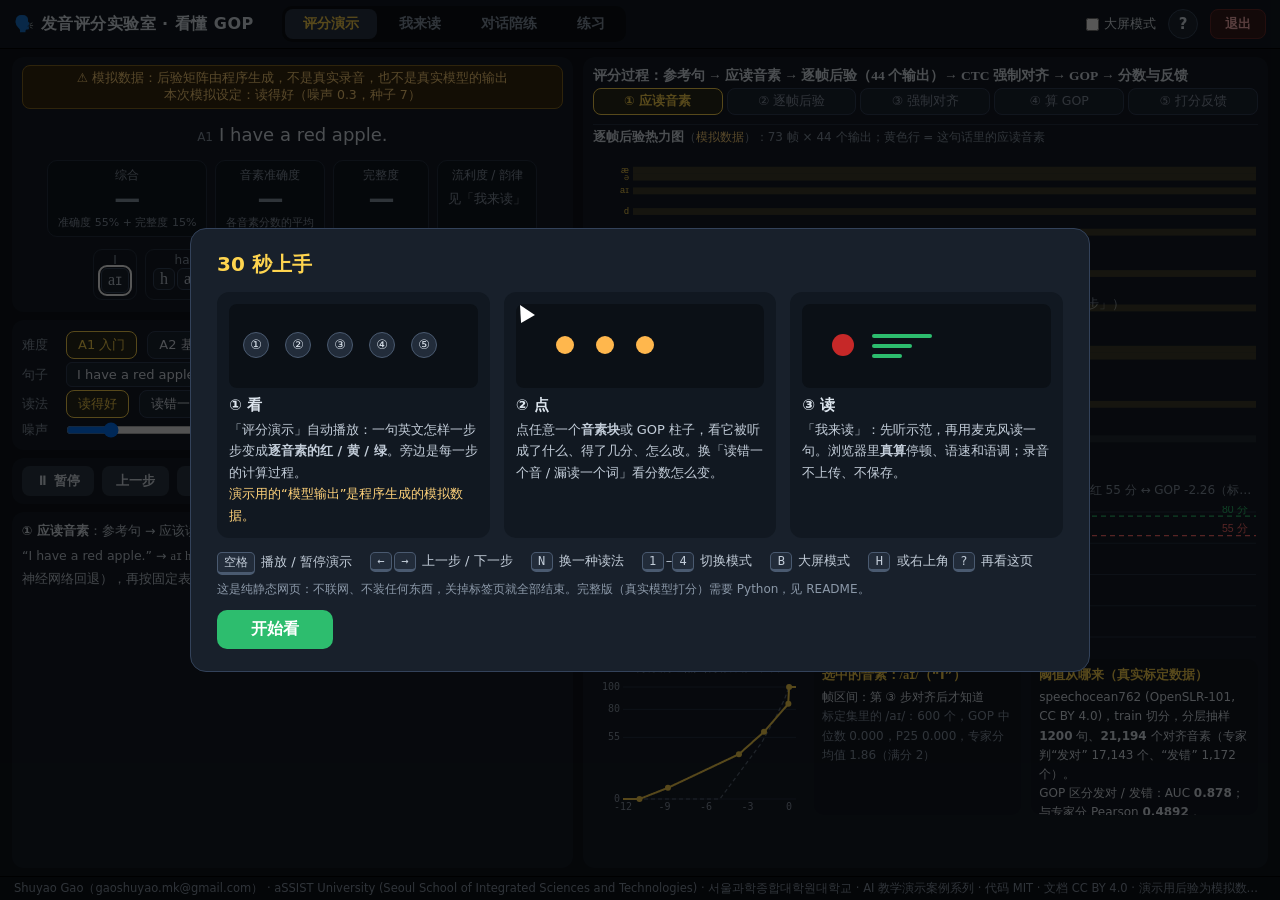
<file: index.html>
<!doctype html>
<html lang="zh-CN">
<head>
<meta charset="utf-8">
<meta name="viewport" content="width=device-width, initial-scale=1">
<title>发音评分实验室 · 看懂 GOP</title>
<!-- 仓库根目录的入口：GitHub Pages 打开 https://ShuyaoGao.github.io/pronunciation-gop-lab/ 时直接跳到 play/。
     用 play/index.html 而不是 play/，这样下载后双击本文件（file://）也能跳过去。 -->
<meta http-equiv="refresh" content="0; url=play/index.html">
<link rel="canonical" href="play/index.html">
<style>
  body { margin: 0; padding: 24px 16px; background: #0f141b; color: #dde5ee; font-family: "Microsoft YaHei", "PingFang SC", system-ui, sans-serif; line-height: 1.7; }
  a { color: #ffd54f; }
</style>
</head>
<body>
<p>正在打开发音评分实验室……</p>
<p>没有自动跳转的话，点这里：<a href="play/index.html">打开实验室（play/index.html）</a></p>
</body>
</html>
</file>
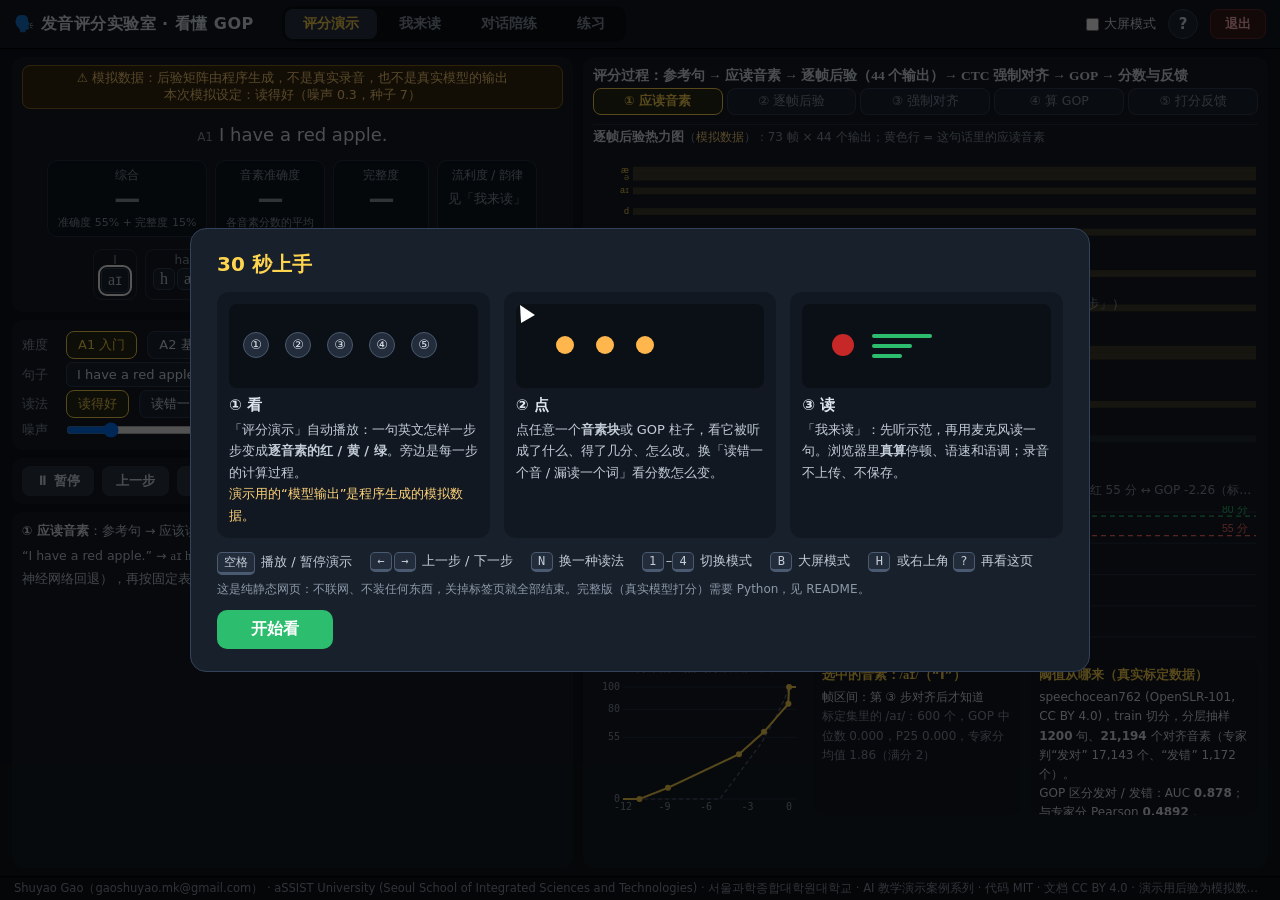
<file: play/index.html>
<!DOCTYPE html>
<html lang="zh-CN">
<head>
<meta charset="utf-8">
<meta name="viewport" content="width=device-width, initial-scale=1, viewport-fit=cover">
<title>发音评分实验室 · 看懂 GOP</title>
<script>
  /* Collect every JS error (including failed <script> loads) for the self-test. */
  window.__errors = [];
  window.addEventListener("error", function (e) {
    var t = e.target;
    if (t && t !== window && (t.src || t.href)) window.__errors.push("load failed: " + (t.src || t.href));
    else window.__errors.push(String(e.message || e.error || e));
  }, true);
  window.addEventListener("unhandledrejection", function (e) { window.__errors.push("promise: " + e.reason); });
</script>
<link rel="stylesheet" href="css/app.css">
</head>
<body>
<header id="top">
  <div class="brand"><span class="logo" aria-hidden="true">🗣️</span><span id="app-title">发音评分实验室 · 看懂 GOP</span><span id="app-title-short">发音评分</span></div>
  <nav id="tabs" role="tablist" aria-label="模式">
    <button class="tab" role="tab" data-mode="demo" data-tip="自动演示：一句话从“应读音素”到“打分反馈”的五个步骤（模拟数据）"><span class="full">评分演示</span><span class="short">演示</span></button>
    <button class="tab" role="tab" data-mode="mic" data-tip="用麦克风读一句，浏览器里真算流利度（停顿、语速）和语调（音高起伏）" data-anim="mic"><span class="full">我来读</span><span class="short">我来读</span></button>
    <button class="tab" role="tab" data-mode="chat" data-tip="离线规则陪练（固定模板，不是 AI 模型）+ 句子难度估计"><span class="full">对话陪练</span><span class="short">陪练</span></button>
    <button class="tab" role="tab" data-mode="practice" data-tip="跟着任务清单一步步看懂发音评分，完成一项自动打勾"><span class="full">练习</span><span class="short">练习</span></button>
  </nav>
  <div class="spacer"></div>
  <label class="switch" data-tip="把右边的过程面板放大（左右比例 35:65），适合投影；快捷键 B"><input type="checkbox" id="ck-big"> 大屏模式</label>
  <button id="btn-help" class="round" title="操作说明（H）" aria-label="操作说明">?</button>
  <button id="btn-exit" class="exit" data-tip="停止所有计算、录音和朗读，并关闭页面">退出</button>
  <button id="menu-btn" type="button" aria-label="菜单" aria-expanded="false" aria-controls="menu">☰</button>
  <div id="menu" role="menu" hidden>
    <button role="menuitem" id="menu-panel" type="button">评分过程面板</button>
    <button role="menuitem" id="menu-help" type="button">操作说明</button>
    <div class="sep"></div>
    <button role="menuitem" id="menu-exit" type="button">退出</button>
  </div>
</header>

<main id="main">
  <section id="left">
    <div class="card stage" id="stage"></div>
    <div class="card" id="opts"></div>
    <div class="card" id="controls"></div>
    <div class="card" id="explain"></div>
  </section>
  <section id="right">
    <div class="card brain" id="panel"></div>
    <button id="panel-close" type="button">返回</button>
  </section>
</main>

<div id="mob-bar"><button id="panel-btn" type="button">看计算过程面板 ▲</button></div>

<footer id="foot"></footer>

<div id="help" class="modal" hidden>
  <div class="modal-box" role="dialog" aria-labelledby="help-title">
    <div class="help-body">
    <h2 id="help-title">30 秒上手</h2>
    <div class="help-cards">
      <div class="hc"><div class="demo demo-steps"><i class="st s1">①</i><i class="st s2">②</i><i class="st s3">③</i><i class="st s4">④</i><i class="st s5">⑤</i></div>
        <h3>① 看</h3><p>「评分演示」自动播放：一句英文怎样一步步变成<b>逐音素的红 / 黄 / 绿</b>。旁边是每一步的计算过程。<br><span style="color:#ffd27a">演示用的“模型输出”是程序生成的模拟数据。</span></p></div>
      <div class="hc"><div class="demo demo-click"><i class="d-dot"></i><i class="d-dot"></i><i class="d-dot target"></i><i class="d-cursor"></i></div>
        <h3>② 点</h3><p>点任意一个<b>音素块</b>或 GOP 柱子，看它被听成了什么、得了几分、怎么改。换「读错一个音 / 漏读一个词」看分数怎么变。</p></div>
      <div class="hc"><div class="demo demo-mic"><i class="mic-dot"></i><i class="wave w1"></i><i class="wave w2"></i><i class="wave w3"></i></div>
        <h3>③ 读</h3><p>「我来读」：先听示范，再用麦克风读一句。浏览器里<b>真算</b>停顿、语速和语调；录音不上传、不保存。</p></div>
    </div>
    <div class="keys-list help-kbd">
      <span><kbd>空格</kbd> 播放 / 暂停演示</span><span><kbd>←</kbd><kbd>→</kbd> 上一步 / 下一步</span><span><kbd>N</kbd> 换一种读法</span>
      <span><kbd>1</kbd>–<kbd>4</kbd> 切换模式</span><span><kbd>B</kbd> 大屏模式</span><span><kbd>H</kbd> 或右上角 <kbd>?</kbd> 再看这页</span>
    </div>
    <div class="help-touch">
      <svg viewBox="0 0 360 124" role="img" aria-label="触屏操作图解：点音素块、拖噪声滑块和点按钮、点录音大按钮">
        <rect x="6" y="10" width="104" height="64" rx="6" fill="#0b1016" stroke="#34425a"/>
        <rect x="14" y="30" width="22" height="24" rx="5" fill="#12301f" stroke="#2dbd6e"/><text x="25" y="47" class="ki" text-anchor="middle">aɪ</text>
        <rect x="40" y="30" width="22" height="24" rx="5" fill="#33290f" stroke="#e3b341"/><text x="51" y="47" class="ki" text-anchor="middle">h</text>
        <rect x="66" y="30" width="22" height="24" rx="5" fill="#3a1717" stroke="#ff6b6b"/><text x="77" y="47" class="ki" text-anchor="middle">æ</text>
        <rect x="66" y="30" width="22" height="24" rx="5" fill="none" stroke="#fff" stroke-width="2"/>
        <path d="M84 56 l6 22 l6 -7 l9 10 l4 -3 l-9 -10 l9 -3 z" fill="#fff"/>
        <text x="58" y="100" class="kl" text-anchor="middle">① 点音素块看依据</text>
        <rect x="130" y="40" width="100" height="6" rx="3" fill="#2e3947"/>
        <circle cx="196" cy="43" r="13" fill="#ffd54f"/>
        <path d="M150 43 h30" stroke="#8b98a8" stroke-width="2" stroke-dasharray="3 3"/>
        <path d="M172 36 l8 7 l-8 7" fill="none" stroke="#8b98a8" stroke-width="2"/>
        <text x="180" y="100" class="kl" text-anchor="middle">② 拖噪声滑块、点按钮</text>
        <rect x="250" y="18" width="104" height="60" rx="6" fill="#0b1016" stroke="#34425a"/>
        <rect x="258" y="30" width="88" height="36" rx="8" fill="#c62828"/>
        <text x="302" y="53" class="kk" text-anchor="middle">● 开始录音</text>
        <path d="M296 92 l6 -12 l6 12" fill="none" stroke="#ffd54f" stroke-width="2"/>
        <text x="302" y="112" class="kl" text-anchor="middle">③ 「我来读」点大按钮录音</text>
      </svg>
      <p>竖屏使用。「演示」里从上往下是：句子和逐音素打分条、热力图和 GOP 柱（紧凑画法）、按钮、滑块和说明，整页可以上下滑。「我来读」「陪练」里计算过程默认收起：点<b>底部的「看计算过程面板」</b>全屏打开，「返回」关闭。右上角 <b>☰</b> 里有操作说明和退出。</p>
    </div>
    <p class="help-foot">这是纯静态网页：不联网、不装任何东西，关掉标签页就全部结束。完整版（真实模型打分）需要 Python，见 README。</p>
    </div>
    <div class="help-actions"><button id="help-close" class="big-btn">开始看</button></div>
  </div>
</div>

<div id="rotate-hint" role="status" hidden><div><b>竖屏体验更佳</b>把手机竖过来：上面是句子和打分条，下面是热力图、按钮和滑块。<br><button id="rot-ok" type="button">仍然横屏继续</button></div></div>

<div id="tip" hidden></div>
<div id="toast"></div>
<pre id="selftest" hidden></pre>

<script src="js/config.js"></script>
<script src="js/credits.js"></script>
<script src="data/app_data.js"></script>
<script src="js/gop_core.js"></script>
<script src="js/simulate.js"></script>
<script src="js/text_tools.js"></script>
<script src="js/prosody.js"></script>
<script src="js/app.js"></script>
</body>
</html>
</file>
<file: play/css/app.css>
/* System fonts only (no downloads): Windows = Microsoft YaHei, macOS = PingFang SC. */
:root {
  --bg: #0f141b; --panel: #161d27; --panel2: #121822; --line: #263244; --text: #dde5ee;
  --muted: #8b98a8; --accent: #ffd54f; --green: #2dbd6e; --pos: #ffb74d; --neg: #4fc3f7;
  --you: #ffd54f; --dqn: #4fc3f7; --danger: #ff6b6b;
  --left: 45fr; --right: 55fr;
}
* { box-sizing: border-box; margin: 0; padding: 0; }
html, body { height: 100%; }
body {
  background: var(--bg); color: var(--text); overflow: hidden;
  font-family: "Microsoft YaHei", "PingFang SC", "Hiragino Sans GB", "Noto Sans CJK SC", system-ui, sans-serif;
  font-size: 13px; display: flex; flex-direction: column;
}
body.big { --left: 35fr; --right: 65fr; }
button { font: inherit; cursor: pointer; }
.spacer { flex: 1; }

/* ---------- header ---------- */
#top { display: flex; align-items: center; gap: 12px; padding: 6px 14px; background: #131a23;
       border-bottom: 1px solid #000; min-height: 44px; flex: none; }
.brand { font-size: 16px; font-weight: bold; letter-spacing: .5px; white-space: nowrap; }
.brand .logo { margin-right: 6px; }
#tabs { display: flex; gap: 4px; margin-left: 16px; background: #0c1117; padding: 3px; border-radius: 10px; }
.tab { border: none; background: transparent; color: var(--muted); padding: 6px 18px; border-radius: 8px;
       font-size: 14px; font-weight: bold; }
.tab:hover { color: var(--text); }
.tab.on { background: #2a3546; color: var(--accent); }
.switch { display: flex; align-items: center; gap: 5px; font-size: 13px; cursor: pointer; white-space: nowrap; }
.round { width: 30px; height: 30px; border-radius: 50%; border: 1px solid #3a4a60; background: #1e2834; color: var(--text); font-weight: bold; font-size: 15px; }
.round:hover { border-color: var(--accent); }
.exit { border: 1px solid #6b2b2b; background: #3a1d1d; color: #ffb3b3; border-radius: 8px; padding: 5px 14px; font-weight: bold; }
.exit:hover { background: #5a2424; }

/* ---------- layout ---------- */
#main { flex: 1; min-height: 0; display: grid; grid-template-columns: var(--left) var(--right);
        gap: 10px; padding: 8px 12px; }
#left, #right { min-height: 0; min-width: 0; overflow-y: auto; overflow-x: hidden; display: flex;
                scrollbar-width: thin;
                flex-direction: column; gap: 8px; }
.card { background: var(--panel); border-radius: 12px; padding: 8px 10px; }
.card h3 { font-size: 13px; color: var(--accent); margin-bottom: 6px; }

/* ---------- board ---------- */
.board-card { display: flex; flex-direction: column; align-items: center; gap: 6px; }
.pills { display: flex; flex-wrap: wrap; gap: 6px; justify-content: center; }
.pill { background: #222c3a; border-radius: 999px; padding: 3px 11px; font-size: 12.5px; white-space: nowrap; }
.pill b { color: var(--accent); }
#board-wrap { position: relative; touch-action: none; }
#board { display: block; border-radius: 10px; }
#banner { position: absolute; inset: 0; display: flex; flex-direction: column; align-items: center;
          justify-content: center; gap: 8px; background: rgba(0,0,0,.62); border-radius: 10px; text-align: center;
          padding: 16px; font-size: 14px; line-height: 1.6; }
#banner[hidden], #board-hint[hidden] { display: none; }
#banner .big { font-size: 22px; font-weight: bold; color: #ff8a80; }
#board-hint { position: absolute; left: 50%; bottom: 12px; transform: translateX(-50%); background: rgba(20,28,38,.92);
              border: 1px solid var(--accent); border-radius: 10px; padding: 6px 14px; font-size: 13.5px; white-space: nowrap; }

/* ---------- options / controls ---------- */
.opt-row { display: flex; align-items: center; flex-wrap: wrap; gap: 6px 10px; margin: 3px 0; }
.opt-row .lab { color: var(--muted); min-width: 34px; }
.preset { border: 1px solid #34425a; background: #1d2633; color: var(--text); border-radius: 8px; padding: 4px 11px; }
.preset.on { border-color: var(--accent); color: var(--accent); background: #2a2a1c; }
.ck { display: inline-flex; align-items: center; gap: 4px; cursor: pointer; }
input[type=range] { width: 140px; cursor: pointer; }
.ms { font-family: Consolas, Menlo, monospace; color: var(--muted); font-size: 12px; min-width: 64px; }
.btn { border: none; border-radius: 8px; padding: 6px 14px; font-weight: bold; background: #2e3947; color: var(--text); }
.btn:hover { filter: brightness(1.15); }
.btn.go { background: var(--green); color: #fff; }
.btn.warn { background: #ffb300; color: #3d2a00; }
.btn:disabled { opacity: .45; cursor: default; filter: none; }
#controls { display: flex; flex-wrap: wrap; gap: 8px; align-items: center; }
#explain { font-size: 12.5px; line-height: 1.7; color: #c3cdd9; flex: 1 1 auto; min-height: 70px; overflow-y: auto; }
#explain p + p { margin-top: 4px; }
#explain b { color: var(--text); }
.hl-you { color: var(--you); font-weight: bold; }
.hl-dqn { color: var(--dqn); font-weight: bold; }
table.hist { width: 100%; border-collapse: collapse; margin-top: 6px; font-size: 12px; }
table.hist th, table.hist td { border-bottom: 1px solid var(--line); padding: 3px 4px; text-align: center; }
table.hist th { color: var(--muted); font-weight: normal; }
.chips { display: flex; flex-wrap: wrap; gap: 5px; margin-top: 4px; }
.chip { border: 1px solid #3a4a60; background: #1b2430; color: var(--text); border-radius: 999px; padding: 2px 10px; font-size: 12px; }
.chip.fatal { border-color: var(--danger); color: #ffb3b3; }
.chip.on { border-color: var(--accent); color: var(--accent); }

/* practice checklist */
.tasks { list-style: none; margin-top: 4px; }
.tasks li { display: flex; gap: 8px; align-items: flex-start; padding: 4px 6px; border-radius: 8px; }
.tasks li .box { flex: none; width: 18px; height: 18px; border-radius: 5px; border: 2px solid #4a5a70; margin-top: 2px;
                 display: flex; align-items: center; justify-content: center; font-size: 12px; color: #fff; }
.tasks li.done .box { background: var(--green); border-color: var(--green); }
.tasks li.done { color: var(--muted); }
.tasks li.cur { background: #1f2a1f; outline: 1px solid #355a35; }
.progress { height: 6px; background: #0c1117; border-radius: 3px; overflow: hidden; margin: 4px 0; }
.progress i { display: block; height: 100%; background: var(--green); transition: width .3s; }

/* ---------- brain ---------- */
.brain { position: relative; display: flex; flex-direction: column; gap: 4px; min-height: 100%; }
.brain-head { border-bottom: 1px solid var(--line); padding-bottom: 5px; }
#formula { font-size: 13.5px; font-weight: bold; line-height: 1.5; }
#formula .arrow { color: #4a6f9e; margin: 0 4px; }
#formula .param { color: var(--muted); font-weight: normal; font-size: 12px; margin-left: 6px; }
.brain-status { display: flex; align-items: center; gap: 8px; font-size: 12px; margin-top: 2px; color: var(--muted); }
#view-label b { color: var(--accent); }
#knock-info { color: #ffb3b3; }
.mini-btn { border: 1px solid #3a4a60; background: #1d2633; color: var(--text); border-radius: 6px; padding: 2px 9px; font-size: 12px; }
.layer { padding: 4px 0 5px; border-bottom: 1px dashed #222d3c; }
.layer:last-child { border-bottom: none; }
.lt { font-size: 12px; color: var(--muted); margin-bottom: 3px; white-space: nowrap; overflow: hidden; text-overflow: ellipsis; }
.lt b { color: var(--text); font-size: 12.5px; }
.lt .cnt { color: var(--accent); font-weight: bold; }
.lrow { display: flex; align-items: flex-start; gap: 18px; }
.tops { display: flex; gap: 6px; flex-wrap: nowrap; flex: none; min-width: 0; }
.fm { text-align: center; font-size: 11px; color: var(--muted); cursor: pointer; }
.fm canvas { display: block; border-radius: 4px; border: 2px solid transparent; background: #000; }
.fm.pos canvas { border-color: var(--pos); }
.fm.neg canvas { border-color: var(--neg); }
.fm.off canvas { opacity: .25; border-color: #555; }
.fm .cap { white-space: nowrap; font-family: Consolas, Menlo, monospace; }
.fm .cap.pos { color: var(--pos); }
.fm .cap.neg { color: var(--neg); }
.sq { cursor: pointer; border-radius: 4px; flex: none; }
.in-map { text-align: center; font-size: 11.5px; }
.in-map canvas { display: block; border-radius: 4px; background: #000; margin: 0 auto 2px; }
.in-map .nm { color: var(--text); }
.in-map .dims { color: var(--muted); font-size: 10.5px; }
.attr { height: 6px; background: #0c1117; border-radius: 3px; position: relative; margin-top: 2px; }
.attr i { position: absolute; top: 0; bottom: 0; border-radius: 3px; }
.note { font-size: 11px; color: var(--muted); margin-top: 3px; line-height: 1.5; }
#fc-canvas { display: block; cursor: pointer; }
.value-row { display: flex; align-items: center; gap: 10px; font-size: 12px; color: var(--muted); }
#value-text { cursor: help; }
#value-text b { color: var(--text); font-size: 13px; }
#value-curve { flex: none; width: 110px; height: 22px; }
#brain-cover { position: absolute; inset: 0; background: rgba(15,20,27,.88); border-radius: 12px; display: flex;
               align-items: center; justify-content: center; text-align: center; padding: 30px; font-size: 15px; line-height: 1.8; }
#brain-cover[hidden] { display: none; }

/* ---------- footer ---------- */
#foot { flex: none; padding: 4px 14px; font-size: 11.5px; color: var(--muted); background: #0c1117;
        border-top: 1px solid #000; white-space: nowrap; overflow: hidden; text-overflow: ellipsis; }

/* ---------- tooltip / toast ---------- */
#tip { position: fixed; z-index: 60; max-width: 300px; background: #1f2937; border: 1px solid #3f5068; color: var(--text);
       border-radius: 8px; padding: 7px 10px; font-size: 12.5px; line-height: 1.55; pointer-events: none;
       box-shadow: 0 6px 24px rgba(0,0,0,.45); }
#tip[hidden] { display: none; }
#tip .demo { margin-top: 6px; }
#toast { position: fixed; top: 56px; left: 50%; transform: translateX(-50%); background: #2f7fd6; color: #fff;
         padding: 8px 20px; border-radius: 9px; font-size: 14px; opacity: 0; transition: opacity .25s; pointer-events: none; z-index: 70; }
#toast.show { opacity: 1; }

/* ---------- help modal + animated demos ---------- */
.modal { position: fixed; inset: 0; background: rgba(0,0,0,.66); display: flex; align-items: center; justify-content: center; z-index: 80; }
.modal[hidden] { display: none; }
.modal-box { background: #18202b; border: 1px solid #33425a; border-radius: 16px; padding: 22px 26px; width: min(900px, 94vw);
             max-height: 94vh; overflow: auto; }
.modal-box h2 { font-size: 20px; color: var(--accent); margin-bottom: 14px; }
.help-cards { display: grid; grid-template-columns: repeat(3, 1fr); gap: 14px; }
.hc { background: #111821; border-radius: 12px; padding: 12px; }
.hc h3 { font-size: 15px; margin: 8px 0 4px; }
.hc p { font-size: 13px; line-height: 1.65; color: #c3cdd9; }
.keys-list { display: flex; flex-wrap: wrap; gap: 6px 18px; margin: 14px 0 6px; font-size: 13px; color: #c3cdd9; }
kbd { display: inline-block; min-width: 22px; padding: 1px 6px; border: 1px solid #4a5a70; border-bottom-width: 3px; border-radius: 5px;
      background: #222c3a; font-family: Consolas, Menlo, monospace; font-size: 12px; text-align: center; margin-right: 2px; }
.help-foot { font-size: 12px; color: var(--muted); margin: 6px 0 12px; }
.big-btn { border: none; background: var(--green); color: #fff; font-size: 16px; font-weight: bold; padding: 9px 34px; border-radius: 10px; }

.demo { position: relative; height: 84px; background: #0b1016; border-radius: 8px; overflow: hidden; }
#tip .demo { height: 56px; width: 200px; }
.d-snake { position: absolute; top: 34px; left: 10px; width: 54px; height: 14px; border-radius: 4px;
           background: linear-gradient(90deg, #1b5e3c, #52ffa8); animation: d-move 2.4s linear infinite; }
.d-food { position: absolute; top: 35px; left: 150px; width: 12px; height: 12px; border-radius: 50%; background: #ff5252; }
@keyframes d-move { 0% { transform: translateX(0); } 80% { transform: translateX(90px); } 100% { transform: translateX(90px); } }
.d-dot { position: absolute; top: 32px; width: 18px; height: 18px; border-radius: 50%; background: #ffb74d; }
.d-dot:nth-child(1) { left: 40px; } .d-dot:nth-child(2) { left: 80px; } .d-dot.target { left: 120px; animation: d-off 2.4s infinite; }
@keyframes d-off { 0%, 45% { background: #ffb74d; } 50%, 90% { background: #444; box-shadow: inset 0 0 0 9px #444; } 100% { background: #ffb74d; } }
.d-cursor { position: absolute; width: 0; height: 0; border-left: 8px solid transparent; border-right: 8px solid transparent;
            border-bottom: 16px solid #fff; transform: rotate(-30deg); animation: d-cur 2.4s infinite; }
@keyframes d-cur { 0% { left: 20px; top: 70px; } 40% { left: 126px; top: 40px; } 45% { left: 126px; top: 43px; } 50% { left: 126px; top: 40px; } 100% { left: 126px; top: 40px; } }
.k { position: absolute; width: 26px; height: 26px; border: 1px solid #4a5a70; border-bottom-width: 3px; border-radius: 5px;
     background: #222c3a; font-style: normal; text-align: center; line-height: 22px; font-size: 14px; }
.k-up { left: calc(50% - 13px); top: 12px; animation: d-key 2.4s infinite 0s; }
.k-left { left: calc(50% - 44px); top: 44px; animation: d-key 2.4s infinite .6s; }
.k-down { left: calc(50% - 13px); top: 44px; animation: d-key 2.4s infinite 1.2s; }
.k-right { left: calc(50% + 18px); top: 44px; animation: d-key 2.4s infinite 1.8s; }
#tip .k-up { top: 2px; } #tip .k-left, #tip .k-down, #tip .k-right { top: 28px; }
@keyframes d-key { 0%, 20% { background: var(--accent); color: #000; transform: translateY(2px); } 25%, 100% { background: #222c3a; color: var(--text); transform: none; } }
.demo-step .bar { position: absolute; left: 20px; height: 10px; border-radius: 4px; background: #355d83; }
.demo-step .bar.b1 { top: 10px; width: 60px; } .demo-step .bar.b2 { top: 24px; width: 120px; background: var(--green); animation: d-grow 1.6s infinite; }
.demo-step .bar.b3 { top: 38px; width: 40px; }
@keyframes d-grow { 0% { width: 70px; } 50% { width: 150px; } 100% { width: 70px; } }
.demo-fog .cell { position: absolute; width: 16px; height: 16px; border-radius: 3px; background: rgba(255,60,40,.6); animation: d-fog 1.8s infinite; }
@keyframes d-fog { 0%, 100% { opacity: .15; } 50% { opacity: .9; } }

/* ---------- end page ---------- */
.ended { position: fixed; inset: 0; display: flex; align-items: center; justify-content: center; background: var(--bg);
         font-size: 20px; color: var(--text); text-align: center; line-height: 2; padding: 20px; }

/* compact heights (1366x768 and similar) */
@media (max-height: 820px) {
  #top { min-height: 40px; padding: 4px 12px; }
  .card { padding: 6px 8px; }
  #explain { font-size: 12px; line-height: 1.6; }
  .layer { padding: 2px 0 3px; }
}
#left > .card { flex: none; }
#left > #explain { flex: 1 1 auto; }

/* ================= page-specific styles ================= */
.ipa { font-family: "Segoe UI", "Lucida Sans Unicode", "Arial Unicode MS", "Lucida Grande", "Times New Roman", "Microsoft YaHei", sans-serif; }
.sim-badge { background: #3a2a10; border: 1px solid #8a6a20; color: #ffd27a; border-radius: 8px; padding: 4px 10px;
             font-size: 12.5px; text-align: center; }
.stage { display: flex; flex-direction: column; gap: 8px; }
.sent { font-size: 18px; text-align: center; line-height: 1.5; padding: 4px 6px; }
.sent .lv { font-size: 12px; color: var(--muted); margin-right: 6px; }
.metrics { display: flex; flex-wrap: wrap; gap: 8px; justify-content: center; }
.metric { min-width: 96px; text-align: center; background: #111821; border: 1px solid #263244; border-radius: 10px; padding: 6px 10px; }
.metric .lb { font-size: 12px; color: var(--muted); }
.metric .v { font-size: 26px; font-weight: bold; line-height: 1.2; }
.metric .sb { font-size: 11px; color: var(--muted); }
.metric.na .v { font-size: 13px; color: var(--muted); font-weight: normal; padding: 7px 0; }
.words { display: flex; flex-wrap: wrap; gap: 6px 8px; justify-content: center; padding: 4px; }
.wd { border: 1px solid #2a3546; border-radius: 9px; padding: 3px 6px 5px; text-align: center; }
.wd .wl { font-size: 12px; color: var(--muted); }
.wd .ws { font-size: 11px; margin-left: 4px; }
.chip { display: inline-block; margin: 1px 1px; padding: 1px 6px; border-radius: 6px; font-size: 16px; cursor: pointer;
        border: 1px solid #3a4a60; background: #1b2430; color: #c3cdd9; }
.chip.good { border-color: #2dbd6e; background: #12301f; color: #8ff0b8; }
.chip.warn { border-color: #e3b341; background: #33290f; color: #ffd27a; }
.chip.bad { border-color: #ff6b6b; background: #3a1717; color: #ffb3b3; }
.chip.sel { outline: 2px solid #fff; outline-offset: 1px; }
.chip.skipped { text-decoration: line-through; }
.transcript { font-size: 12.5px; color: var(--muted); text-align: center; }
.problems { margin: 4px 0 0 0; padding-left: 18px; }
.problems li { margin: 2px 0; }
.steps { display: flex; gap: 4px; margin: 2px 0 4px; }
.step { flex: 1; border: 1px solid #34425a; background: #1d2633; color: var(--muted); border-radius: 8px; padding: 4px 2px; font-size: 12.5px;
        text-align: center; cursor: pointer; white-space: nowrap; overflow: hidden; text-overflow: ellipsis; }
.step.done { color: var(--text); }
.step.on { border-color: var(--accent); color: var(--accent); background: #2a2a1c; font-weight: bold; }
.panel-row { display: flex; gap: 10px; align-items: stretch; }
.panel-row > * { min-width: 0; }
.subcard { background: var(--panel2); border-radius: 10px; padding: 6px 8px; font-size: 12px; line-height: 1.6; }
.subcard h4 { font-size: 12.5px; color: var(--accent); margin-bottom: 3px; }
.subcard b { color: var(--text); }
canvas.plot { display: block; width: 100%; }
.legend { font-size: 11.5px; color: var(--muted); }
.legend i { display: inline-block; width: 10px; height: 10px; border-radius: 2px; vertical-align: -1px; margin: 0 3px 0 8px; }
.rec-btn { background: #c62828; color: #fff; }
.rec-btn.on { background: #555; }
.meter { height: 8px; background: #0c1117; border-radius: 4px; overflow: hidden; flex: 1; min-width: 80px; }
.meter i { display: block; height: 100%; background: var(--green); width: 0; }
.chatlog { display: flex; flex-direction: column; gap: 6px; overflow-y: auto; padding: 4px; min-height: 120px; }
.msg { max-width: 85%; padding: 6px 10px; border-radius: 10px; font-size: 13.5px; line-height: 1.55; white-space: pre-wrap; }
.msg.user { align-self: flex-end; background: #1f3a5a; }
.msg.bot { align-self: flex-start; background: #222c3a; }
.msg .corr { color: #ffd27a; font-size: 12.5px; }
.chatin { display: flex; gap: 6px; }
.chatin input { flex: 1; background: #0c1117; border: 1px solid #34425a; color: var(--text); border-radius: 8px; padding: 7px 10px; font-size: 14px; }
select { background: #1d2633; color: var(--text); border: 1px solid #34425a; border-radius: 6px; padding: 3px 6px; font: inherit; max-width: 100%; }
.ftable { width: 100%; border-collapse: collapse; font-size: 12px; }
.ftable td, .ftable th { border-bottom: 1px solid var(--line); padding: 3px 4px; text-align: left; }
.ftable th { color: var(--muted); font-weight: normal; }
.ftable td.num { text-align: right; font-family: Consolas, Menlo, monospace; }
.right-scroll { overflow-y: auto; }
.demo-steps .st { position: absolute; top: 28px; width: 26px; height: 26px; border-radius: 50%; background: #222c3a; border: 1px solid #4a5a70;
                  font-style: normal; text-align: center; line-height: 24px; font-size: 13px; animation: d-st 3s infinite; }
.demo-steps .s1 { left: 14px; animation-delay: 0s; } .demo-steps .s2 { left: 56px; animation-delay: .5s; } .demo-steps .s3 { left: 98px; animation-delay: 1s; }
.demo-steps .s4 { left: 140px; animation-delay: 1.5s; } .demo-steps .s5 { left: 182px; animation-delay: 2s; }
@keyframes d-st { 0%, 15% { background: var(--accent); color: #000; } 25%, 100% { background: #222c3a; color: var(--text); } }
.demo-mic .mic-dot { position: absolute; left: 30px; top: 30px; width: 22px; height: 22px; border-radius: 50%; background: #c62828; animation: d-fog 1.2s infinite; }
.demo-mic .wave { position: absolute; top: 40px; height: 4px; border-radius: 2px; background: var(--green); animation: d-grow 1.2s infinite; }
.demo-mic .w1 { left: 70px; width: 40px; } .demo-mic .w2 { left: 70px; top: 30px; width: 60px; animation-delay: .3s; } .demo-mic .w3 { left: 70px; top: 50px; width: 30px; animation-delay: .6s; }

/* ================= 手机竖屏（触屏 + 宽度 ≤ 980px + 竖屏；由 app.js 给 body 加 touchp；触屏横屏小屏加 touchl） =================
   新元素在电脑上一律隐藏：#app-title-short / .tab .short / #menu-btn / #menu / #panel-close / #mob-bar / #rotate-hint / .help-touch。
   演示、练习（观看类）：整页上下滚动，顺序 = 句子与打分条 → 热力图与 GOP 柱（紧凑） → 按钮 → 滑块与选项 → 说明。
   我来读、陪练（操作类）：计算过程面板默认收起，底部「看计算过程面板」全屏打开（body.sheet-panel），「返回」关闭。 */
#app-title-short, .tab .short, #menu-btn, #menu, #panel-close, #mob-bar, #rotate-hint, .help-touch { display: none; }
#rotate-hint[hidden], #menu[hidden] { display: none; }
.hscroll { overflow-x: auto; overflow-y: hidden; max-width: 100%; -webkit-overflow-scrolling: touch; scrollbar-width: thin; }
.hscroll > canvas.plot { width: auto; }
.pressed { filter: brightness(1.25); }

body.touchp { overflow: auto; height: auto; min-height: 100dvh; display: block; font-size: 14px;
  padding: env(safe-area-inset-top) env(safe-area-inset-right) 0 env(safe-area-inset-left);
  -webkit-touch-callout: none; -webkit-user-select: none; user-select: none; touch-action: manipulation; }
body.touchp input, body.touchp textarea, body.touchp .chatlog { -webkit-user-select: text; user-select: text; }
body.touchp #tip { display: none !important; }

/* ---- 头部一行：标题、模式标签、☰ ---- */
body.touchp #top { position: sticky; top: 0; z-index: 40; gap: 6px; padding: 4px 8px; min-height: 48px; }
body.touchp #app-title, body.touchp .brand .logo, body.touchp .tab .full, body.touchp .switch, body.touchp #btn-help, body.touchp #btn-exit, body.touchp .spacer { display: none; }
body.touchp #app-title-short { display: inline; }
body.touchp .brand { font-size: 15px; flex: none; letter-spacing: 0; }
body.touchp #tabs { margin-left: 0; flex: 1 1 auto; min-width: 0; overflow-x: auto; scrollbar-width: none; gap: 2px; padding: 2px; }
body.touchp #tabs::-webkit-scrollbar { display: none; }
body.touchp .tab { padding: 0 7px; min-height: 44px; font-size: 14px; flex: 1 0 auto; white-space: nowrap; }
body.touchp .tab .short { display: inline; }
body.touchp #menu-btn { display: block; flex: none; width: 44px; height: 44px; font: inherit; font-size: 20px; line-height: 1; background: #1e2834; color: var(--text);
  border: 1px solid #3a4a60; border-radius: 10px; }
body.touchp #menu:not([hidden]) { display: grid; position: fixed; z-index: 60; right: max(8px, env(safe-area-inset-right)); top: calc(env(safe-area-inset-top) + 56px);
  min-width: 200px; background: var(--panel); border: 1px solid #3a4a60; border-radius: 12px; padding: 6px; gap: 2px; box-shadow: 0 8px 24px rgba(0,0,0,.55); }
body.touchp #menu button { font: inherit; font-size: 15px; text-align: left; min-height: 46px; padding: 0 14px; border: none; border-radius: 8px; background: transparent; color: var(--text); }
body.touchp #menu button:active { background: #2a3546; }
body.touchp #menu .sep { height: 1px; background: #33425a; margin: 4px 6px; }
body.touchp #menu #menu-exit { color: #ffb3b3; }

/* ---- 主体：一列，整页滚动 ---- */
body.touchp #main { display: flex; flex-direction: column; gap: 8px; padding: 6px 8px 12px; overflow: visible; }
body.touchp #left { display: contents; }
body.touchp #left > .card, body.touchp #right { flex: none; order: 10; }
body.touchp #left > #stage { order: 0; }
body.touchp #right { order: 1; overflow: visible; }
body.touchp #left > #controls { order: 2; }
body.touchp #left > #opts { order: 3; }
body.touchp #left > #explain { order: 4; min-height: 0; overflow: visible; font-size: 14px; }
body.touchp .card { padding: 8px 10px; }
body.touchp.m-mic #right, body.touchp.m-chat #right { display: none; }
body.touchp.m-mic #main, body.touchp.m-chat #main { padding-bottom: calc(70px + env(safe-area-inset-bottom)); }
body.touchp #foot { white-space: normal; font-size: 12px; line-height: 1.5; padding: 8px 12px calc(10px + env(safe-area-inset-bottom)); }
body.touchp.m-mic #foot, body.touchp.m-chat #foot { padding-bottom: calc(72px + env(safe-area-inset-bottom)); }
body.touchp #toast { top: calc(env(safe-area-inset-top) + 60px); font-size: 15px; max-width: calc(100% - 24px); text-align: center; }

/* ---- 主画面：句子、指标、逐音素打分条（点得到） ---- */
body.touchp .sim-badge { font-size: 14px; }
body.touchp .sent { font-size: 18px; }
body.touchp .metrics { gap: 6px; }
body.touchp .metric { min-width: 0; flex: 1 1 calc(50% - 6px); padding: 6px 4px; }
body.touchp .metric .lb { font-size: 14px; } body.touchp .metric .sb { font-size: 12.5px; }
body.touchp .metric .v { font-size: 24px; }
body.touchp .words { gap: 6px; padding: 2px 0; }
body.touchp .wd .wl { font-size: 14px; }
body.touchp .chip { display: inline-flex; align-items: center; justify-content: center; min-height: 44px; min-width: 36px; padding: 0 9px; margin: 2px; font-size: 18px; touch-action: manipulation; }
body.touchp .problems .chip { min-height: 36px; font-size: 16px; }
body.touchp .transcript { font-size: 14px; }
body.touchp .stage .opt-row .btn, body.touchp .stage .opt-row label.btn { min-height: 52px; font-size: 16px; padding: 8px 16px; flex: 1 1 40%; touch-action: none; }
body.touchp .stage .opt-row .rec-btn { flex: 1 1 100%; min-height: 60px; font-size: 18px; }
body.touchp .meter { flex: 1 1 100%; height: 10px; }
body.touchp .chatlog { min-height: 160px; max-height: 42vh; }
body.touchp .msg { font-size: 15px; }
body.touchp .chatin input { min-height: 48px; font-size: 16px; }
body.touchp .chatin .btn { min-height: 48px; font-size: 16px; }

/* ---- 滑块、按钮、选项：触控区 ≥ 44px，标签 ≥ 14px ---- */
body.touchp .opt-row { gap: 8px; margin: 6px 0; }
body.touchp .opt-row .lab, body.touchp .ms, body.touchp .ck, body.touchp .note, body.touchp .legend, body.touchp .lt, body.touchp .subcard, body.touchp .ftable,
body.touchp .step, body.touchp #formula, body.touchp .tasks li, body.touchp .mini-btn, body.touchp #controls span { font-size: 14px; }
body.touchp .preset, body.touchp .btn { min-height: 44px; padding: 8px 14px; font-size: 14px; border-radius: 10px; }
body.touchp .btn { touch-action: none; }
body.touchp #controls { gap: 8px; }
body.touchp #controls .btn { flex: 1 1 40%; min-height: 48px; font-size: 15px; }
body.touchp select { min-height: 44px; font-size: 14px; max-width: 100%; }
body.touchp .opt-row > select { flex: 1 1 160px; min-width: 0; }
body.touchp input[type=range] { flex: 1 1 140px; min-width: 100px; height: 44px; margin: 0; touch-action: none; accent-color: var(--accent); }
body.touchp .ck { min-height: 44px; }
body.touchp .ck input, body.touchp .switch input { width: 22px; height: 22px; }
body.touchp .mini-btn { min-height: 40px; padding: 6px 14px; }
body.touchp .tasks li { padding: 8px 6px; }
body.touchp .tasks li .box { width: 22px; height: 22px; }

/* ---- 计算过程面板：观看类模式放主画面下方（紧凑），长音素序列在容器内横滚 ---- */
body.touchp .brain { min-height: 0; gap: 6px; }
body.touchp .steps { flex-wrap: wrap; gap: 4px; }
body.touchp .step { flex: 1 1 30%; min-height: 40px; display: flex; align-items: center; justify-content: center; white-space: nowrap; }
body.touchp .panel-row { flex-direction: column; gap: 8px; }
body.touchp .panel-row > * { flex: none !important; }
body.touchp #sel-card, body.touchp #cal-card { max-height: none !important; overflow: visible !important; }
body.touchp canvas.plot { touch-action: pan-y; }
body.touchp .hscroll { touch-action: pan-x pan-y; }
body.touchp .ftable td, body.touchp .ftable th { padding: 5px 6px; white-space: nowrap; }

/* ---- 底部按钮 + 全屏面板（操作类模式） ---- */
body.touchp.m-mic #mob-bar, body.touchp.m-chat #mob-bar { display: block; position: fixed; left: 0; right: 0; bottom: 0; z-index: 45;
  padding: 6px max(8px, env(safe-area-inset-right)) calc(6px + env(safe-area-inset-bottom)) max(8px, env(safe-area-inset-left)); background: rgba(15,20,27,.96); border-top: 1px solid #263244; }
body.touchp #panel-btn { display: block; width: 100%; min-height: 48px; font: inherit; font-size: 16px; font-weight: bold; border: none; border-radius: 12px; background: #2a3546; color: var(--accent); }
body.touchp.sheet-panel #right { display: block; position: fixed; inset: 0; z-index: 50; overflow-y: auto; overflow-x: hidden; background: var(--bg);
  padding: calc(env(safe-area-inset-top) + 8px) max(8px, env(safe-area-inset-right)) calc(76px + env(safe-area-inset-bottom)) max(8px, env(safe-area-inset-left)); }
body.touchp.sheet-panel #mob-bar { display: none; }
body.touchp.sheet-panel #panel-close { display: block; position: fixed; z-index: 55; right: max(12px, env(safe-area-inset-right)); bottom: calc(env(safe-area-inset-bottom) + 12px);
  min-width: 150px; min-height: 48px; padding: 0 26px; font: inherit; font-size: 16px; font-weight: bold; border: none; border-radius: 24px; background: var(--accent); color: #3a2a00; box-shadow: 0 6px 18px rgba(0,0,0,.55); }
body.touchp.sheet-panel { overflow: hidden; height: 100dvh; }

/* ---- 说明浮层：触屏图解，可上下滚动，「开始」固定在底部 ---- */
body.touchp .modal { align-items: stretch; }
body.touchp .modal-box { width: 100%; max-height: none; height: 100dvh; border-radius: 0; border: none; padding: 0; display: flex; flex-direction: column; }
body.touchp .help-body { flex: 1 1 auto; min-height: 0; overflow-y: auto; -webkit-overflow-scrolling: touch; padding: calc(env(safe-area-inset-top) + 16px) 16px 12px; }
body.touchp .help-actions { flex: none; padding: 10px 16px calc(12px + env(safe-area-inset-bottom)); border-top: 1px solid #263244; background: #18202b; }
body.touchp .big-btn { width: 100%; min-height: 50px; font-size: 17px; }
body.touchp .help-cards { grid-template-columns: 1fr; gap: 10px; }
body.touchp .hc p, body.touchp .help-foot { font-size: 14px; }
body.touchp .help-kbd { display: none; }
body.touchp .help-touch { display: block; margin: 12px 0 4px; padding: 10px 12px; border: 1px solid #33425a; border-radius: 12px; background: #111821; color: #c3cdd9; font-size: 14px; line-height: 1.6; }
.help-touch svg { width: 100%; max-width: 360px; height: auto; display: block; margin: 4px auto 6px; }
.help-touch .kl { fill: #c3cdd9; font-size: 11px; font-family: inherit; }
.help-touch .kk { fill: #fff; font-size: 10px; font-weight: bold; font-family: inherit; }
.help-touch .ki { fill: #e8eef5; font-size: 12px; font-family: "Segoe UI", "Lucida Sans Unicode", sans-serif; }
.help-touch p b { color: var(--accent); }

/* ---- 横屏提示（触屏 + 横屏 + 小屏；「仍然横屏继续」加 rot-ok） ---- */
body.touchl:not(.rot-ok) #rotate-hint:not([hidden]) { display: grid; position: fixed; inset: 0; z-index: 70; place-items: center; text-align: center; background: rgba(10,13,20,.94);
  padding: 16px; line-height: 1.8; font-size: 15px; }
#rotate-hint b { font-size: 20px; display: block; margin-bottom: 8px; color: var(--accent); }
#rotate-hint button { margin-top: 14px; font: inherit; font-size: 15px; min-height: 44px; padding: 8px 20px; background: transparent; color: var(--text); border: 1px solid #3a4a60; border-radius: 10px; }
</file>
